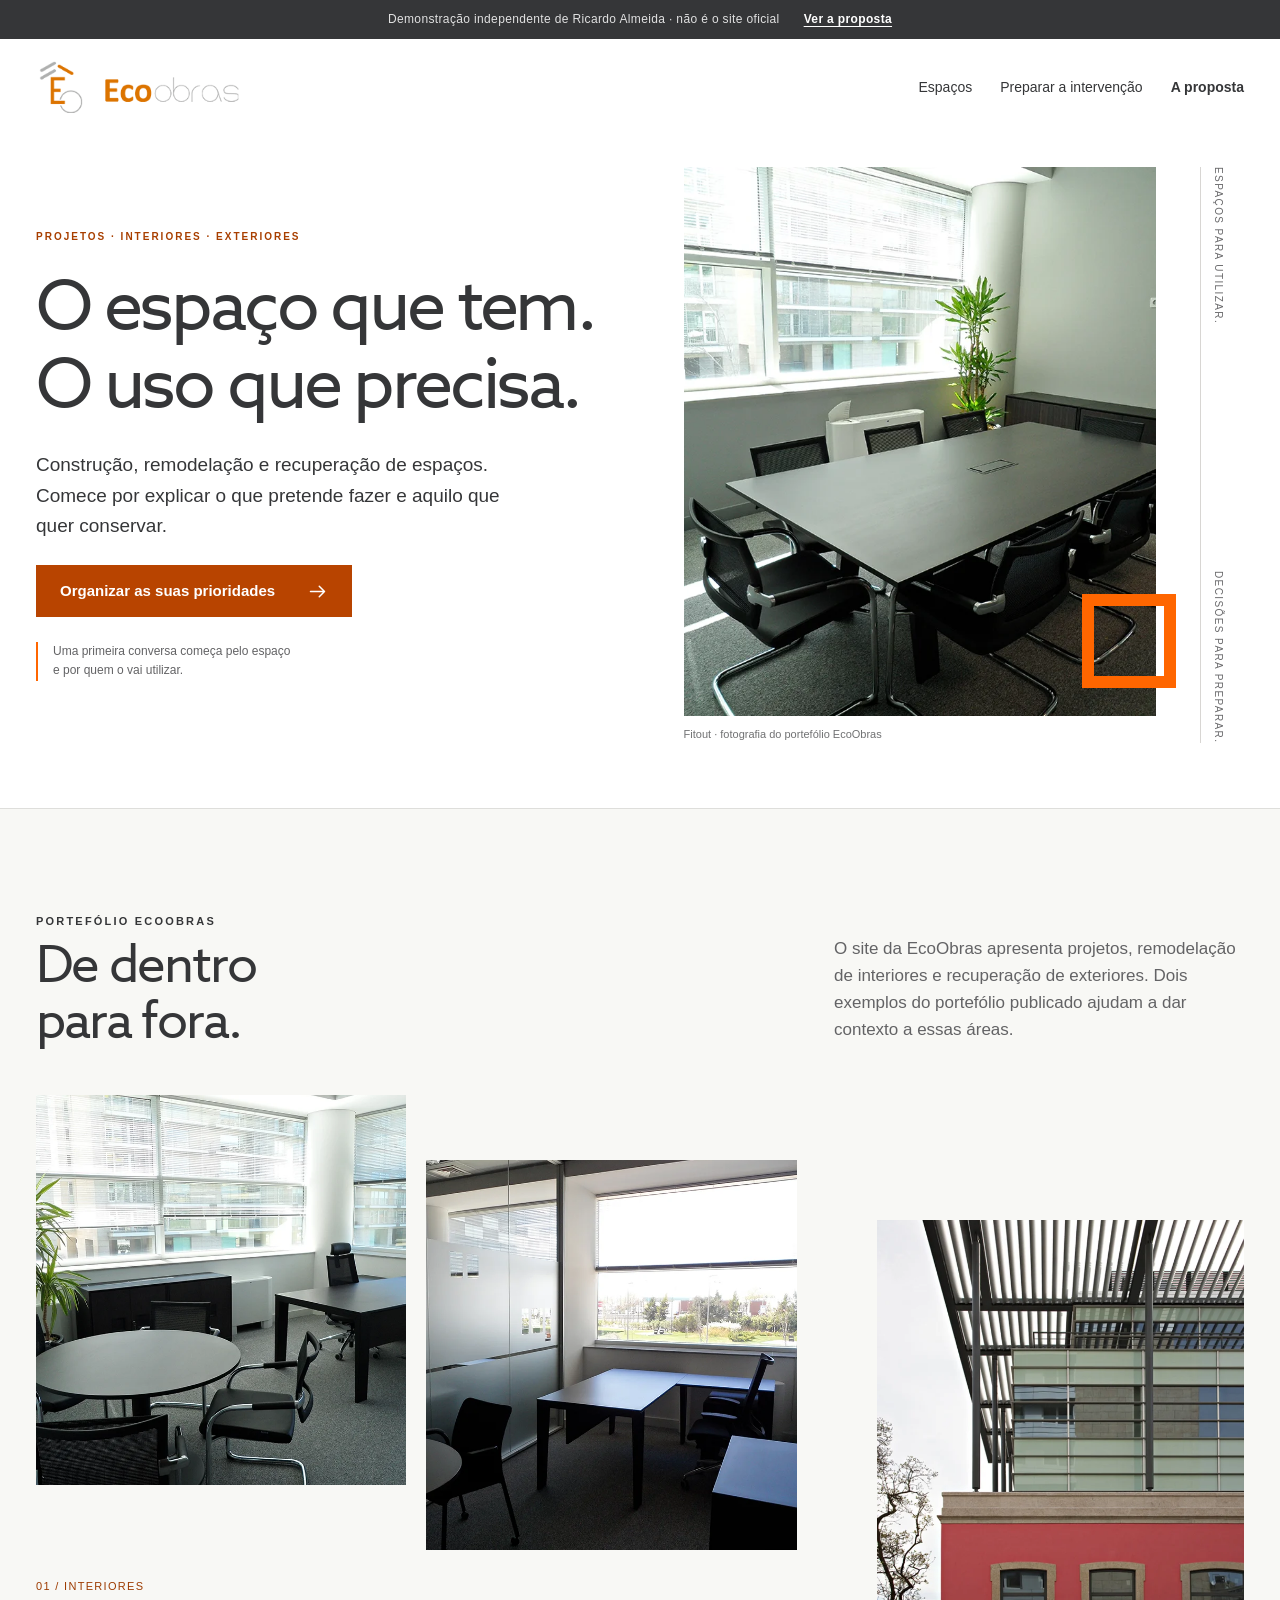
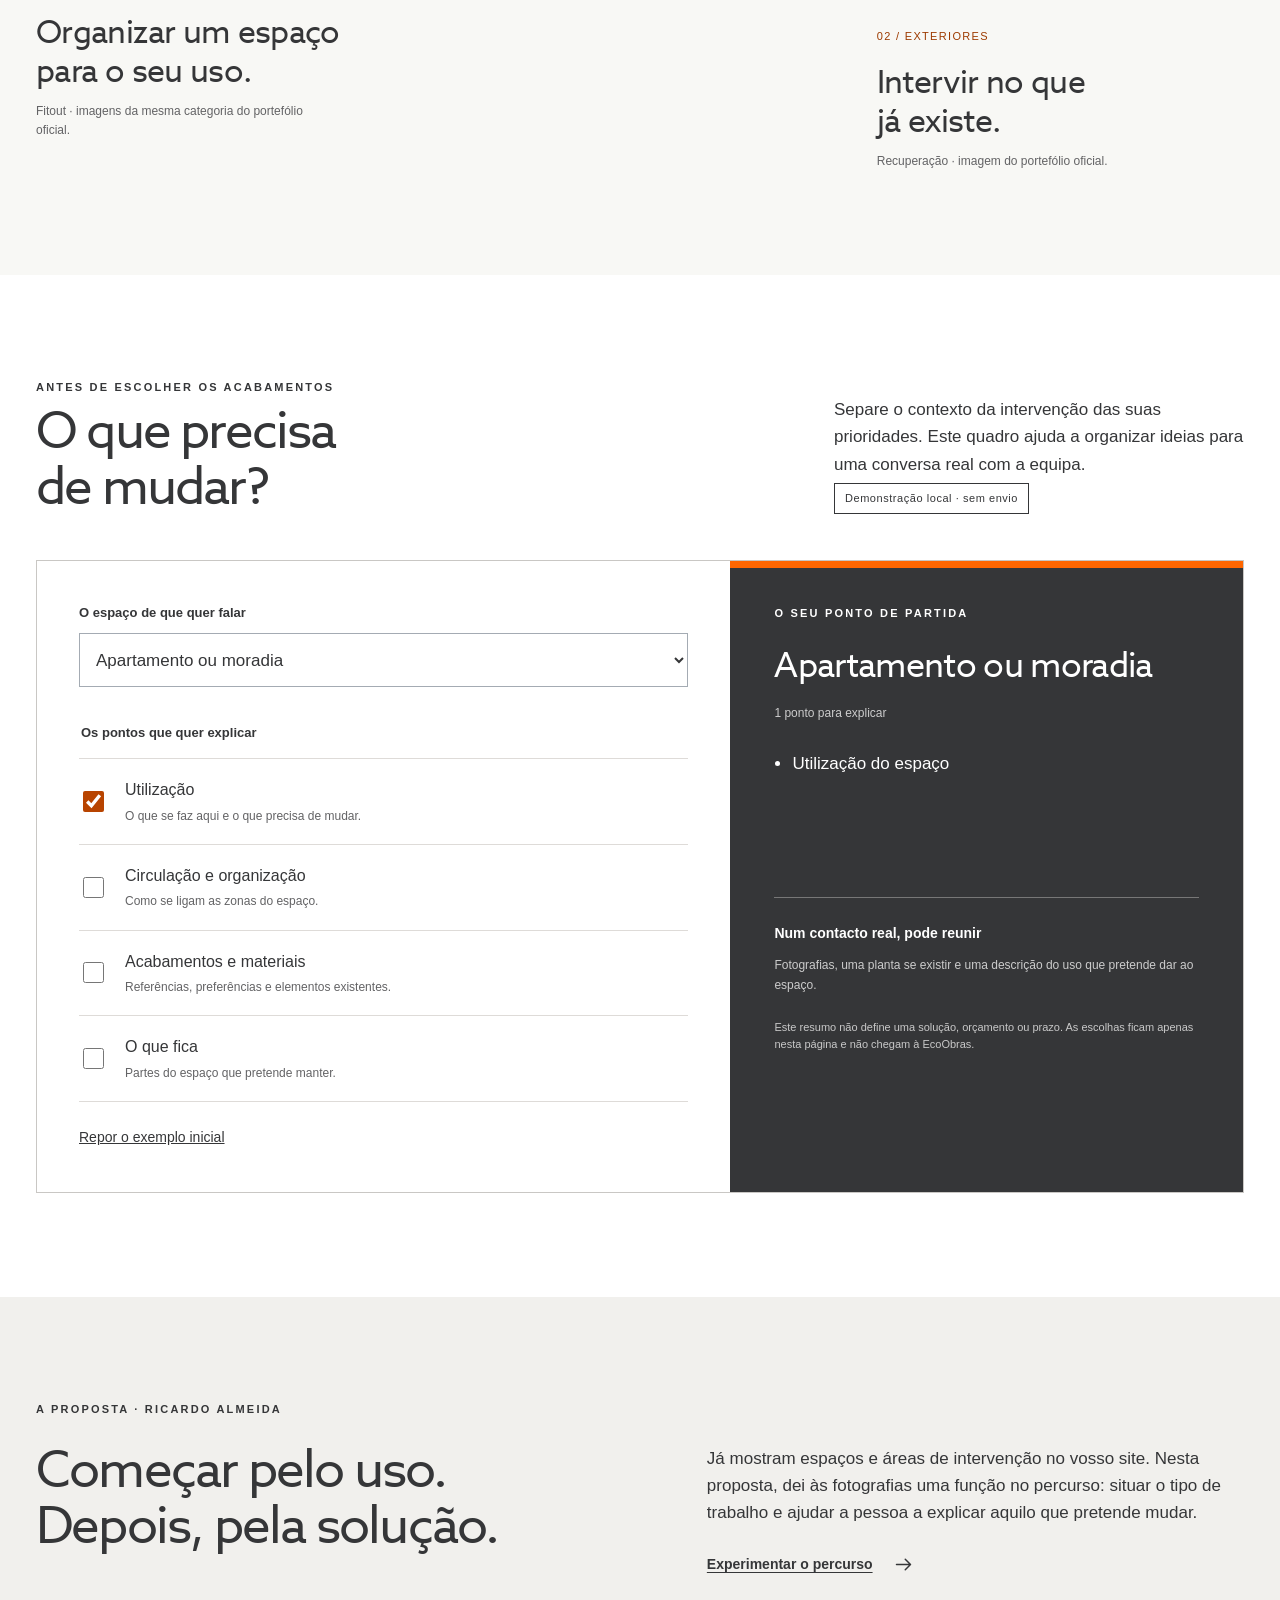
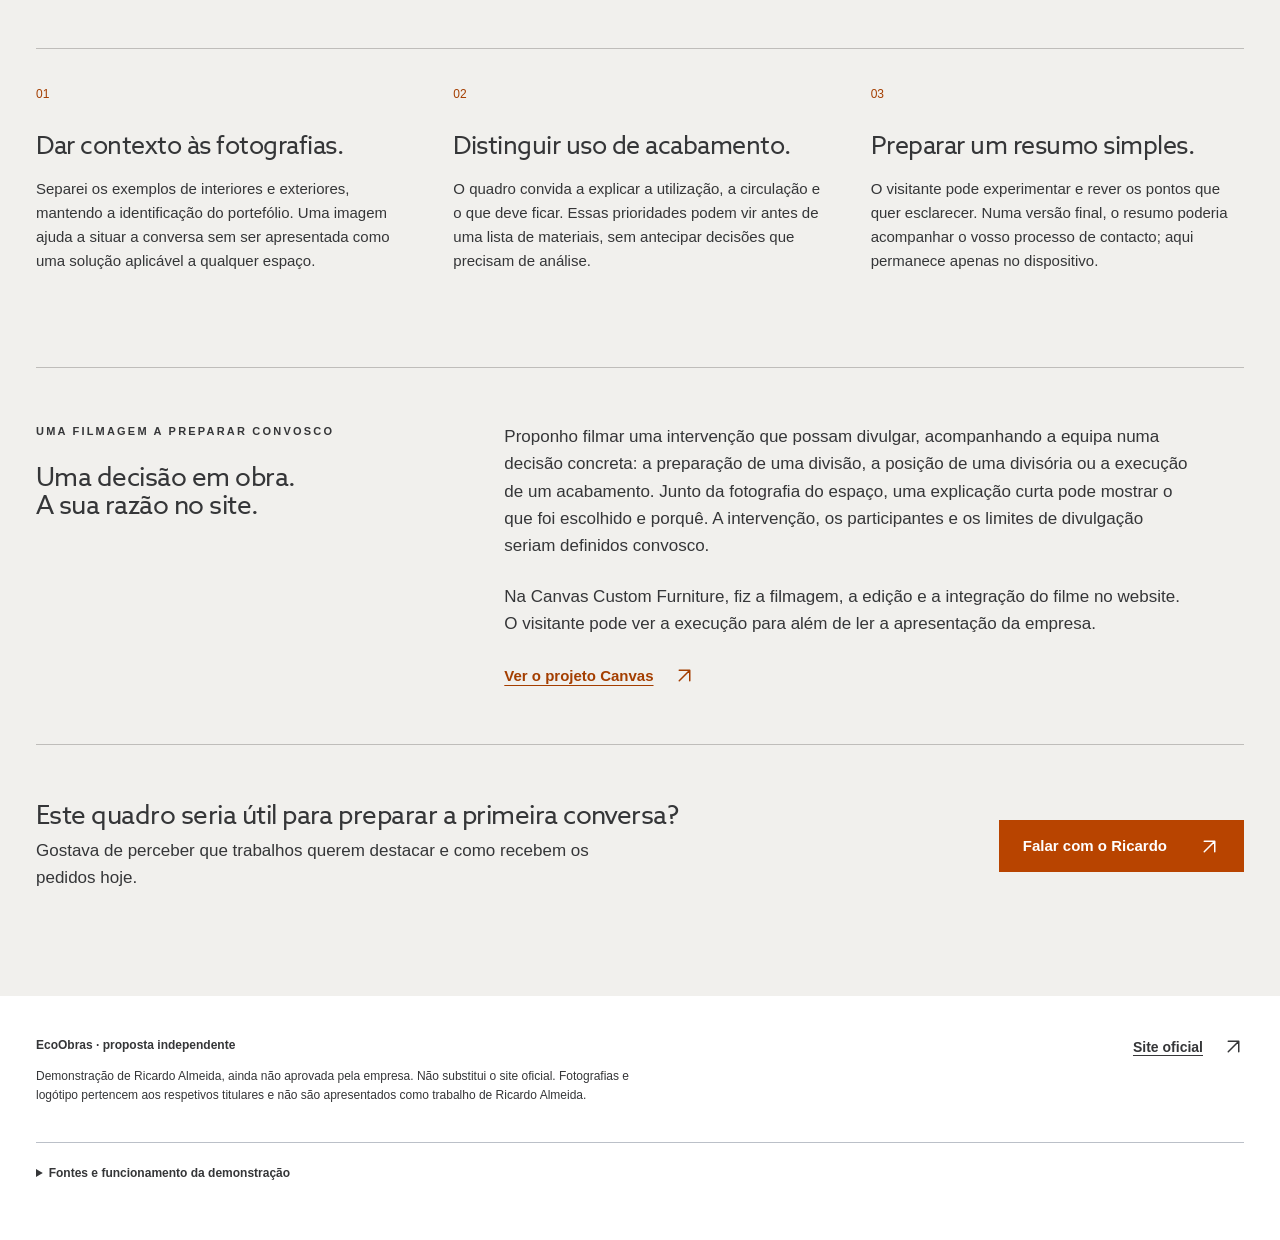
<file: index.html>
<!doctype html><html lang="pt-PT"><head><meta charset="utf-8"><meta name="viewport" content="width=device-width,initial-scale=1"><meta name="robots" content="noindex,nofollow,noarchive"><meta name="theme-color" content="#ff6600"><title>EcoObras · Proposta de Ricardo Almeida</title><meta name="description" content="Demonstração independente para EcoObras, com um percurso de preparação do contacto e uma proposta de conteúdo e website."><link rel="stylesheet" href="style.css"><link rel="preload" href="assets/header.woff" as="font" type="font/woff" crossorigin><script src="app.js" defer></script></head><body><a class="skip" href="#conteudo">Saltar para o conteúdo</a><div class="demo"><span>Demonstração independente de Ricardo Almeida · não é o site oficial</span><a href="#proposta">Ver a proposta</a></div><header class="header wrap"><a class="brand" href="#inicio"><img src="assets/logo.png" alt="EcoObras" width="240" height="90"></a><nav aria-label="Navegação principal"><a href="#trabalhos">Espaços</a><a href="#preparar">Preparar a intervenção</a><a href="#proposta">A proposta</a></nav></header><main id="conteudo"><section class="hero wrap" id="inicio"><div class="hero-copy"><p class="eyebrow">Projetos · Interiores · Exteriores</p><h1>O espaço que tem.<br>O uso que precisa.</h1><p class="lead">Construção, remodelação e recuperação de espaços. Comece por explicar o que pretende fazer e aquilo que quer conservar.</p><a class="button" href="#preparar">Organizar as suas prioridades <svg class="arrow" viewBox="0 0 24 24" aria-hidden="true" focusable="false"><path d="M4 12h16m-6-6 6 6-6 6"/></svg></a><p class="hero-note">Uma primeira conversa começa pelo espaço e por quem o vai utilizar.</p></div><figure class="hero-photo"><img src="assets/interior-1.webp" alt="Sala de reunião do portefólio Fitout da EcoObras" width="700" height="800" fetchpriority="high"><figcaption>Fitout · fotografia do portefólio EcoObras</figcaption></figure><div class="hero-side"><span>Espaços para utilizar.</span><span>Decisões para preparar.</span></div></section><section class="work section" id="trabalhos"><div class="wrap"><div class="section-head"><div><p class="eyebrow">Portefólio EcoObras</p><h2>De dentro<br>para fora.</h2></div><p class="muted">O site da EcoObras apresenta projetos, remodelação de interiores e recuperação de exteriores. Dois exemplos do portefólio publicado ajudam a dar contexto a essas áreas.</p></div><div class="spaces"><figure><div class="photo-pair"><img src="assets/interior-2.webp" alt="Zona de trabalho com mesas e circulação no portefólio Fitout" width="700" height="800" loading="lazy"><img src="assets/interior-3.webp" alt="Divisórias de vidro num espaço do portefólio Fitout" width="700" height="800" loading="lazy"></div><figcaption><span>01 / Interiores</span><h3>Organizar um espaço<br>para o seu uso.</h3><p>Fitout · imagens da mesma categoria do portefólio oficial.</p></figcaption></figure><figure><img src="assets/exterior.webp" alt="Fachada vermelha e volume envidraçado no portefólio Recuperação" width="700" height="800" loading="lazy"><figcaption><span>02 / Exteriores</span><h3>Intervir no que<br>já existe.</h3><p>Recuperação · imagem do portefólio oficial.</p></figcaption></figure></div></div></section><section class="request section" id="preparar"><div class="wrap"><div class="section-head"><div><p class="eyebrow">Antes de escolher os acabamentos</p><h2>O que precisa<br>de mudar?</h2></div><div><p>Separe o contexto da intervenção das suas prioridades. Este quadro ajuda a organizar ideias para uma conversa real com a equipa.</p><span class="label">Demonstração local · sem envio</span></div></div><div class="brief-board"><div class="brief-fields"><div class="field"><label for="space">O espaço de que quer falar</label><select id="space"><option>Apartamento ou moradia</option><option>Escritório</option><option>Espaço comercial</option><option>Exterior de um edifício</option></select></div><fieldset><legend>Os pontos que quer explicar</legend><div class="priority-list"><label><input type="checkbox" value="Utilização do espaço" checked><span><strong>Utilização</strong><small>O que se faz aqui e o que precisa de mudar.</small></span></label><label><input type="checkbox" value="Circulação e organização"><span><strong>Circulação e organização</strong><small>Como se ligam as zonas do espaço.</small></span></label><label><input type="checkbox" value="Acabamentos e materiais"><span><strong>Acabamentos e materiais</strong><small>Referências, preferências e elementos existentes.</small></span></label><label><input type="checkbox" value="Elementos a conservar"><span><strong>O que fica</strong><small>Partes do espaço que pretende manter.</small></span></label></div></fieldset><button class="reset" id="reset" type="button">Repor o exemplo inicial</button></div><aside class="brief-result"><p class="eyebrow">O seu ponto de partida</p><div aria-live="polite"><h3 id="summary-space">Apartamento ou moradia</h3><p id="summary-count">1 ponto para explicar</p><ul id="summary-priorities"><li>Utilização do espaço</li></ul></div><div class="bring"><h4>Num contacto real, pode reunir</h4><p id="bring-copy">Fotografias, uma planta se existir e uma descrição do uso que pretende dar ao espaço.</p></div><p class="small">Este resumo não define uma solução, orçamento ou prazo. As escolhas ficam apenas nesta página e não chegam à EcoObras.</p></aside></div><noscript><p>O quadro interativo utiliza JavaScript. Pode preparar os pontos acima e contactar a empresa pelo site oficial.</p></noscript></div></section><section class="proposal section" id="proposta" aria-labelledby="proposal-title"><div class="wrap"><p class="eyebrow">A proposta · Ricardo Almeida</p><div class="proposal-intro"><h2 id="proposal-title">Começar pelo uso.<br>Depois, pela solução.</h2><div><p>Já mostram espaços e áreas de intervenção no vosso site. Nesta proposta, dei às fotografias uma função no percurso: situar o tipo de trabalho e ajudar a pessoa a explicar aquilo que pretende mudar.</p><a class="text-link" href="#preparar">Experimentar o percurso <svg class="arrow" viewBox="0 0 24 24" aria-hidden="true" focusable="false"><path d="M4 12h16m-6-6 6 6-6 6"/></svg></a></div></div><div class="decisions"><article><span>01</span><h3>Dar contexto às fotografias.</h3><p>Separei os exemplos de interiores e exteriores, mantendo a identificação do portefólio. Uma imagem ajuda a situar a conversa sem ser apresentada como uma solução aplicável a qualquer espaço.</p></article><article><span>02</span><h3>Distinguir uso de acabamento.</h3><p>O quadro convida a explicar a utilização, a circulação e o que deve ficar. Essas prioridades podem vir antes de uma lista de materiais, sem antecipar decisões que precisam de análise.</p></article><article><span>03</span><h3>Preparar um resumo simples.</h3><p>O visitante pode experimentar e rever os pontos que quer esclarecer. Numa versão final, o resumo poderia acompanhar o vosso processo de contacto; aqui permanece apenas no dispositivo.</p></article></div><div class="film"><div><p class="eyebrow">Uma filmagem a preparar convosco</p><h3>Uma decisão em obra.<br>A sua razão no site.</h3></div><div class="copy"><p>Proponho filmar uma intervenção que possam divulgar, acompanhando a equipa numa decisão concreta: a preparação de uma divisão, a posição de uma divisória ou a execução de um acabamento. Junto da fotografia do espaço, uma explicação curta pode mostrar o que foi escolhido e porquê. A intervenção, os participantes e os limites de divulgação seriam definidos convosco.</p><p>Na Canvas Custom Furniture, fiz a filmagem, a edição e a integração do filme no website. O visitante pode ver a execução para além de ler a apresentação da empresa.</p><a class="canvas-link" href="https://ricardoalmeidamedia.com/work/canvas-custom-furniture" target="_blank" rel="noopener">Ver o projeto Canvas <svg class="arrow" viewBox="0 0 24 24" aria-hidden="true" focusable="false"><path d="M6 18 18 6M6 6h12v12"/></svg></a></div></div><div class="proposal-cta"><div><h3>Este quadro seria útil para preparar a primeira conversa?</h3><p>Gostava de perceber que trabalhos querem destacar e como recebem os pedidos hoje.</p></div><a class="button" href="https://wa.me/351918989790" target="_blank" rel="noopener">Falar com o Ricardo <svg class="arrow" viewBox="0 0 24 24" aria-hidden="true" focusable="false"><path d="M6 18 18 6M6 6h12v12"/></svg></a></div></div></section></main><footer class="footer wrap"><div class="footer-top"><div><p><strong>EcoObras · proposta independente</strong></p><p>Demonstração de Ricardo Almeida, ainda não aprovada pela empresa. Não substitui o site oficial. Fotografias e logótipo pertencem aos respetivos titulares e não são apresentados como trabalho de Ricardo Almeida.</p></div><a class="text-link" href="https://www.ecoobras.pt/" target="_blank" rel="noopener">Site oficial <svg class="arrow" viewBox="0 0 24 24" aria-hidden="true" focusable="false"><path d="M6 18 18 6M6 6h12v12"/></svg></a></div><details><summary>Fontes e funcionamento da demonstração</summary><p>Informação e ativos consultados em 24 de outubro de 2026. <a href="fontes.html">Ver as fontes dos ficheiros</a>. As fotografias pertencem ao portefólio publicado pela empresa; não representam a filmagem futura proposta.</p><p>As escolhas são temporárias e locais. Não se recolhem contactos, não se recebem ficheiros e não se enviam pedidos. Não há análise de visitas nem ligação a um sistema comercial.</p></details></footer></body></html>
</file>
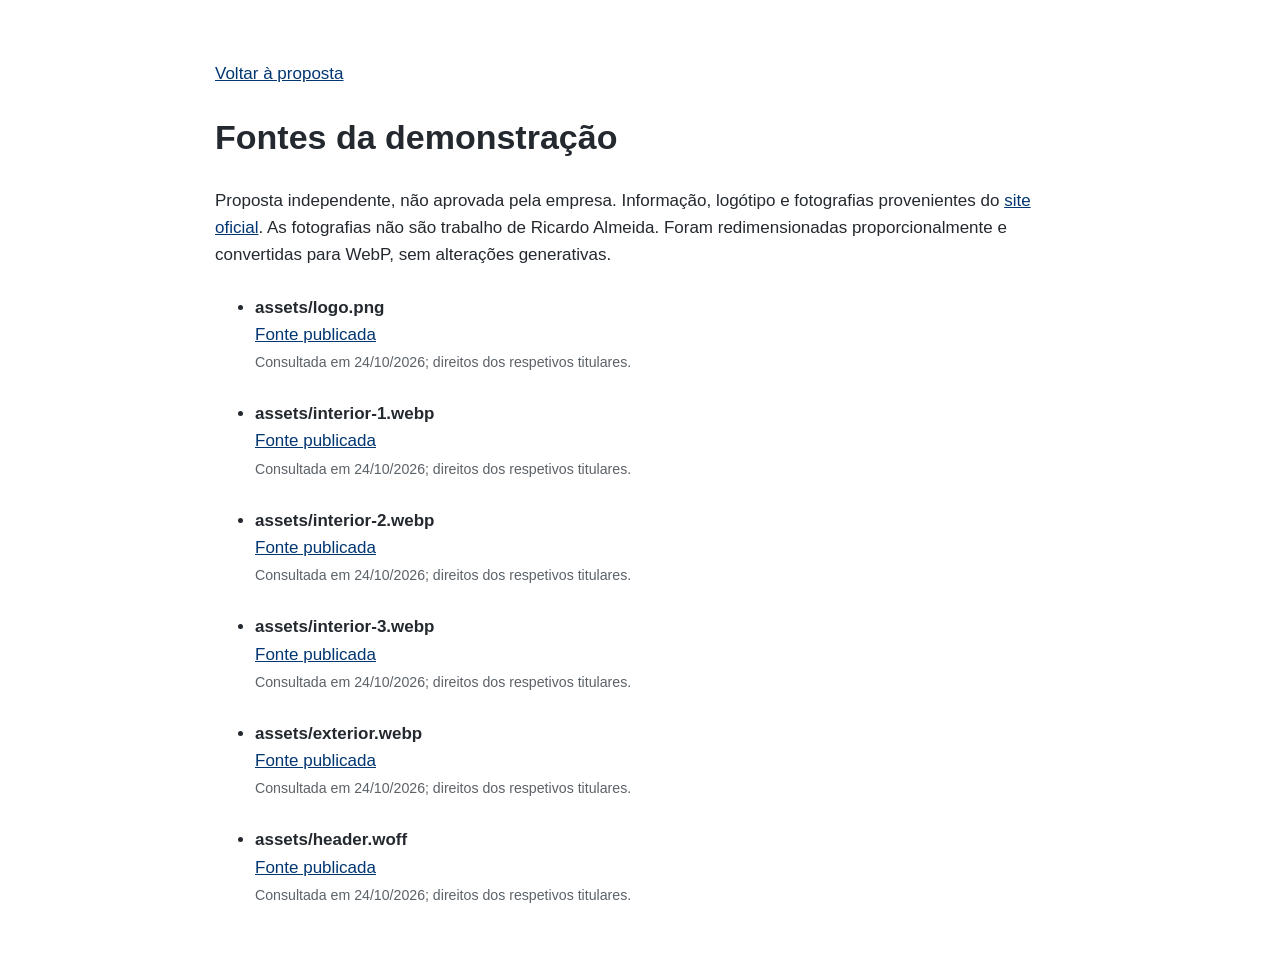
<file: fontes.html>
<!doctype html><html lang="pt-PT"><head><meta charset="utf-8"><meta name="viewport" content="width=device-width,initial-scale=1"><meta name="robots" content="noindex,nofollow,noarchive"><title>Fontes · EcoObras</title><style>body{font:17px/1.6 Arial,sans-serif;max-width:850px;margin:60px auto;padding:0 24px;color:#24292f}li{margin:25px 0;overflow-wrap:anywhere}a{color:#003671}small{color:#5b6268}</style></head><body><a href="index.html#proposta">Voltar à proposta</a><h1>Fontes da demonstração</h1><p>Proposta independente, não aprovada pela empresa. Informação, logótipo e fotografias provenientes do <a href="https://www.ecoobras.pt/">site oficial</a>. As fotografias não são trabalho de Ricardo Almeida. Foram redimensionadas proporcionalmente e convertidas para WebP, sem alterações generativas.</p><ul><li><strong>assets/logo.png</strong><br><a href="https://www.ecoobras.pt/wp-content/uploads/2017/05/banner_logo.png">Fonte publicada</a><br><small>Consultada em 24/10/2026; direitos dos respetivos titulares.</small></li><li><strong>assets/interior-1.webp</strong><br><a href="https://www.ecoobras.pt/wp-content/uploads/2017/05/fitout_1.jpg">Fonte publicada</a><br><small>Consultada em 24/10/2026; direitos dos respetivos titulares.</small></li><li><strong>assets/interior-2.webp</strong><br><a href="https://www.ecoobras.pt/wp-content/uploads/2017/05/fitout_2.jpg">Fonte publicada</a><br><small>Consultada em 24/10/2026; direitos dos respetivos titulares.</small></li><li><strong>assets/interior-3.webp</strong><br><a href="https://www.ecoobras.pt/wp-content/uploads/2017/05/fitout_3.jpg">Fonte publicada</a><br><small>Consultada em 24/10/2026; direitos dos respetivos titulares.</small></li><li><strong>assets/exterior.webp</strong><br><a href="https://www.ecoobras.pt/wp-content/uploads/2017/05/recupera%C3%A7ao_3.jpg">Fonte publicada</a><br><small>Consultada em 24/10/2026; direitos dos respetivos titulares.</small></li><li><strong>assets/header.woff</strong><br><a href="https://www.ecoobras.pt/wp-content/uploads/2017/05/rui_abreu_-_azosans-regular-webfont.woff">Fonte publicada</a><br><small>Consultada em 24/10/2026; direitos dos respetivos titulares.</small></li></ul></body></html>
</file>
<file: style.css>
@font-face{font-family:Brand;src:url(assets/header.woff) format("woff");font-weight:100 900;font-display:swap}


*{box-sizing:border-box}html{scroll-behavior:smooth;scroll-padding-top:80px}body{margin:0;color:var(--ink);background:var(--paper);font:17px/1.6 Arial,Helvetica,sans-serif}img{display:block;max-width:100%;height:auto}a{color:inherit;text-underline-offset:.24em}button,select{font:inherit}button,a,select,input{touch-action:manipulation}button{cursor:pointer}button:disabled{cursor:default}button:focus-visible,a:focus-visible,select:focus-visible,input:focus-visible,textarea:focus-visible{outline:3px solid var(--accent);outline-offset:5px}button:hover,a.button:hover{filter:brightness(.93)}.wrap{width:min(1240px,calc(100% - 72px));margin-inline:auto}.skip{position:fixed;z-index:10;top:-100px;left:20px;background:white;color:black;padding:12px}.skip:focus{top:8px}.demo{position:sticky;top:0;z-index:5;background:var(--ink);color:#fff;padding:10px 24px;display:flex;justify-content:center;gap:24px;font-size:12px;letter-spacing:.03em}.demo a{font-weight:bold}.demo span{opacity:.85}.header{display:flex;align-items:center;justify-content:space-between;gap:25px;padding-block:24px}.brand img{width:205px;max-height:88px;object-fit:contain}.header nav{display:flex;gap:28px;font-size:14px}.header nav a{text-decoration:none}.header nav a:last-child{font-weight:bold}.arrow{display:inline-block;width:21px;height:21px;fill:none;stroke:currentColor;stroke-width:1.7;stroke-linecap:round;stroke-linejoin:round;vertical-align:middle;flex-shrink:0}.button{display:inline-flex;align-items:center;justify-content:space-between;gap:32px;min-height:52px;padding:13px 23px;border:1px solid transparent;background:var(--accent);color:white;text-decoration:none;font-weight:bold;font-size:15px}.button.outline{background:transparent;color:inherit;border-color:currentColor}.eyebrow{margin:0 0 22px;font-size:11px;font-weight:bold;letter-spacing:.2em;text-transform:uppercase}.section{padding-block:104px}.section-head{display:flex;align-items:flex-end;justify-content:space-between;gap:60px;margin-bottom:46px}.section-head p{max-width:410px;margin-bottom:5px}.section-head h2{margin:0}h1,h2,h3{font-family:Brand,Arial,sans-serif;line-height:1.1;font-weight:650}h1{font-size:clamp(44px,5.8vw,82px);letter-spacing:-.04em;margin:0 0 28px}h2{font-size:clamp(34px,4vw,56px);letter-spacing:-.035em;margin:0 0 24px}h3{font-size:26px;letter-spacing:-.02em;margin:0 0 18px}p{margin:0 0 24px}.muted{color:var(--muted)}.small{font-size:13px}.label{display:inline-flex;padding:6px 10px;border:1px solid currentColor;font-size:11px;letter-spacing:.05em}.hero p.lead{font-size:20px;max-width:560px}.hero figure{margin:0}.hero figcaption{font-size:11px;padding-top:10px;opacity:.7}.service-grid{display:grid;grid-template-columns:repeat(3,1fr);gap:24px}.service-card{padding:30px;border-top:2px solid var(--accent);background:var(--soft)}.service-card b{display:block;font-size:11px;letter-spacing:.12em;margin-bottom:36px}.service-card p{font-size:15px;margin-bottom:0}.request{background:var(--soft)}.request-grid{display:grid;grid-template-columns:1.1fr .9fr;gap:64px;align-items:start}.fields{display:grid;gap:25px}.field label,.field>span{font-size:13px;font-weight:bold;display:block;margin-bottom:9px}.field select{width:100%;min-height:54px;padding:12px;background:var(--paper);border:1px solid #a4abb3;border-radius:0;color:var(--ink)}fieldset{border:0;margin:0;padding:0}legend{font-size:13px;font-weight:bold;margin-bottom:14px}.checks{display:grid;gap:12px}.checks label{display:flex;align-items:center;gap:10px;font-size:15px}.checks input{width:18px;height:18px;accent-color:var(--accent)}.request-actions{display:flex;align-items:center;gap:20px;flex-wrap:wrap}.reset{background:none;color:var(--ink);border:0;text-decoration:underline;font-size:14px}.summary{background:var(--ink);color:white;padding:36px;position:sticky;top:100px}.summary h3{font-size:30px}.summary dl{margin:28px 0}.summary dl div{border-top:1px solid #ffffff40;padding:15px 0}.summary dt{font-size:11px;opacity:.7;text-transform:uppercase;letter-spacing:.12em}.summary dd{margin:4px 0 0;font-size:17px}.summary .small{opacity:.8}.notice{font-size:13px;border-left:3px solid var(--accent);padding-left:16px;margin:30px 0 0}.status{font-size:13px;min-height:1.6em;margin:0}.photo-grid{display:grid;grid-template-columns:repeat(3,1fr);gap:24px}.photo-grid figure{margin:0}.photo-grid img{width:100%;aspect-ratio:1.25;object-fit:cover}.photo-grid figcaption{display:flex;justify-content:space-between;gap:10px;padding-top:15px;font-size:14px}.photo-grid button{border:0;background:transparent;color:var(--accent);font-weight:bold;padding:14px 0;font-size:13px}.proposal{background:var(--ink);color:white}.proposal-intro{display:grid;grid-template-columns:1.1fr 1fr;gap:80px;align-items:end;margin-bottom:70px}.proposal-intro p{opacity:.86}.decisions{display:grid;grid-template-columns:repeat(3,1fr);gap:44px;padding:36px 0 70px;border-top:1px solid #ffffff40}.decisions article>span{display:block;color:var(--highlight);font-size:12px;margin-bottom:28px}.decisions h3{font-size:25px}.decisions p{font-size:15px;opacity:.85}.film{display:grid;grid-template-columns:.7fr 1.3fr;gap:70px;padding:55px 0;border-block:1px solid #ffffff40}.film .copy{max-width:690px}.film p{opacity:.86}.canvas-link{display:inline-flex;align-items:center;gap:20px;color:var(--highlight);font-weight:bold;font-size:15px}.proposal-cta{display:flex;justify-content:space-between;align-items:center;gap:35px;margin-top:56px}.proposal-cta h3{margin-bottom:8px}.proposal-cta p{margin-bottom:0;max-width:600px}.footer{padding-block:45px;font-size:12px}.footer-top{display:flex;justify-content:space-between;gap:35px;align-items:flex-start;margin-bottom:25px}.footer p{max-width:600px;margin-bottom:12px}.footer details{border-top:1px solid #bbc0c8;padding-top:20px;line-height:1.7}.footer summary{cursor:pointer;font-weight:bold;margin-bottom:16px}.footer .source-list a{display:inline-block;margin-right:18px}.empty{padding:50px;text-align:center}.filters{display:flex;gap:12px;flex-wrap:wrap;margin:30px 0}.filters button{border:1px solid var(--ink);background:transparent;padding:10px 22px;color:var(--ink)}.filters button[aria-pressed=true]{background:var(--ink);color:var(--paper)}[hidden]{display:none!important}.project-reference{font-size:13px;color:var(--muted)}.text-link{display:inline-flex;align-items:center;gap:20px;font-weight:bold;font-size:14px}.method{display:grid;grid-template-columns:repeat(3,1fr);gap:28px;padding-block:45px;border-top:1px solid #b7c0d0}.method b{display:block;font-size:13px;margin-bottom:12px}.method p{font-size:14px;max-width:290px;margin:0}
@media(max-width:900px){.wrap{width:calc(100% - 44px)}.header{gap:15px}.header nav{gap:16px}.section{padding-block:75px}.section-head{gap:30px;align-items:flex-start}.request-grid,.proposal-intro{gap:35px}.film{gap:35px}.decisions{gap:25px}.summary{padding:25px}.service-card{padding:24px}.hero p.lead{font-size:18px}}
@media(max-width:650px){html{scroll-padding-top:95px}.wrap{width:calc(100% - 36px)}.demo{padding:9px 15px;gap:12px;justify-content:space-between;font-size:10px}.demo span{max-width:190px}.demo a{white-space:nowrap;align-self:center}.header{flex-wrap:wrap;padding-block:18px}.brand img{width:168px;max-height:70px}.header nav{font-size:12px;gap:16px;width:100%;justify-content:space-between}.section{padding-block:58px}.section-head,.proposal-cta,.footer-top{display:block}.section-head p{margin-top:22px}.service-grid,.request-grid,.proposal-intro,.decisions,.film,.photo-grid,.method{grid-template-columns:1fr}.request-grid{gap:32px}.summary{position:static;padding:26px}.proposal-intro{gap:20px;margin-bottom:45px}.decisions{padding-bottom:30px;gap:20px}.decisions article{padding-bottom:20px;border-bottom:1px solid #ffffff20}.decisions article>span{margin-bottom:15px}.film{padding-block:35px;gap:15px}.proposal-cta .button{margin-top:25px}.footer-top>a{margin-top:20px}.button{gap:20px}.photo-grid{gap:32px}.section-head{margin-bottom:28px}h1{font-size:47px}h2{font-size:38px}}
@media(prefers-reduced-motion:reduce){html{scroll-behavior:auto}*,*::before,*::after{animation:none!important;transition:none!important}}

body{--ink:#353638;--paper:#fff;--soft:#f4f3f0;--muted:#636365;--accent:#b84400;--highlight:#ffa568}.brand img{width:220px;max-height:86px}.header{padding-block:22px}.hero{display:grid;grid-template-columns:1.15fr .9fr 44px;gap:44px;padding-top:32px;padding-bottom:65px;align-items:center}.hero h1{font-weight:400;font-size:clamp(46px,5.5vw,77px);letter-spacing:-.045em}.hero .eyebrow{color:#a83f00;font-size:10px}.hero p.lead{font-size:19px;max-width:470px}.hero-note{font-size:12px;color:var(--muted);max-width:260px;margin:25px 0 0;padding-left:15px;border-left:2px solid #ff6600}.hero-photo img{width:100%;aspect-ratio:.86;object-fit:cover}.hero-photo{position:relative}.hero-photo:after{content:"";position:absolute;width:70px;height:70px;border:12px solid #ff6600;right:-20px;bottom:55px}.hero-side{writing-mode:vertical-rl;align-self:stretch;display:flex;justify-content:space-between;padding-block:18px;font-size:10px;letter-spacing:.14em;text-transform:uppercase;border-left:1px solid #d8d6d3;padding-left:22px;color:#69696b}.work{border-top:1px solid #dededb;background:#f8f8f5}.spaces{display:grid;grid-template-columns:1.45fr .7fr;gap:80px;align-items:start}.spaces figure{margin:0}.photo-pair{display:grid;grid-template-columns:1fr 1fr;gap:20px}.photo-pair img{width:100%;height:390px;object-fit:cover}.photo-pair img:last-child{margin-top:65px}.spaces>figure:last-child{padding-top:125px}.spaces>figure:last-child>img{width:100%;height:380px;object-fit:cover}.spaces figcaption{margin-top:28px}.spaces figcaption>span{display:block;color:#9d3b00;font-size:11px;text-transform:uppercase;letter-spacing:.12em;margin-bottom:18px}.spaces figcaption h3{font-weight:400;font-size:32px;line-height:1.2;margin-bottom:12px}.spaces figcaption p{font-size:12px;color:var(--muted);max-width:300px;margin:0}.request{background:#fff}.brief-board{display:grid;grid-template-columns:1.15fr .85fr;border:1px solid #c9c7c4}.brief-fields{padding:42px}.brief-fields .field{margin-bottom:36px}.priority-list{display:grid;gap:0}.priority-list label{display:flex;align-items:center;gap:18px;padding:18px 0;border-top:1px solid #dedbd8;cursor:pointer}.priority-list label:last-child{border-bottom:1px solid #dedbd8}.priority-list input{width:21px;height:21px;flex-shrink:0;accent-color:#b84400}.priority-list strong,.priority-list small{display:block}.priority-list strong{font-size:16px;font-weight:500}.priority-list small{font-size:12px;margin-top:4px;color:var(--muted)}.brief-fields .reset{margin-top:24px;padding:0}.brief-result{background:#353638;color:white;padding:44px;position:relative}.brief-result:before{content:"";height:7px;background:#ff6600;position:absolute;top:0;left:0;right:0}.brief-result h3{font-weight:400;font-size:34px;line-height:1.2}.brief-result>div>p{font-size:12px;color:#ccc}.brief-result ul{padding-left:18px;font-size:17px;line-height:2;min-height:125px}.brief-result .bring{border-top:1px solid #777;padding-top:24px;margin-top:25px}.bring h4{margin:0 0 12px;font-size:14px}.bring p{font-size:14px;color:#ddd}.brief-result>.small{font-size:11px;color:#c9c9c9}.proposal{background:#f1f0ed;color:#353638}.proposal .proposal-intro p,.proposal .decisions p,.proposal .film p{opacity:1}.proposal .decisions,.proposal .film{border-color:#bfbdba}.proposal .decisions article>span{color:#a43e00}.proposal .canvas-link{color:#a43e00}.proposal .film h3,.proposal h2,.proposal h3{font-weight:400}.proposal .button{background:#b84400;color:white}.footer{padding-block:40px}.decisions article{border-color:#c5c3c0}@media(max-width:900px){.hero{gap:25px;grid-template-columns:1.1fr 1fr}.hero-side{display:none}.spaces{gap:35px}.photo-pair{gap:12px}.photo-pair img{height:330px}.spaces>figure:last-child>img{height:340px}.brief-fields,.brief-result{padding:30px}.brief-result h3{font-size:30px}}@media(max-width:650px){.hero{grid-template-columns:1fr;padding-top:20px;padding-bottom:40px;gap:32px}.hero h1{font-size:47px}.hero-photo img{aspect-ratio:1.1;object-position:center 45%}.hero-photo:after{right:-9px;width:55px;height:55px;border-width:9px}.brand img{width:195px;max-height:75px}.spaces{grid-template-columns:1fr;gap:35px}.photo-pair img{height:280px}.photo-pair img:last-child{margin-top:35px}.spaces>figure:last-child{padding-top:0}.spaces>figure:last-child>img{height:380px;object-position:center 40%}.spaces figcaption h3{font-size:28px}.brief-board{grid-template-columns:1fr}.brief-fields,.brief-result{padding:27px}.brief-result ul{min-height:0;margin-bottom:25px}.priority-list small{font-size:12px}.proposal .decisions article{border-color:#c5c3c0}}
</file>
